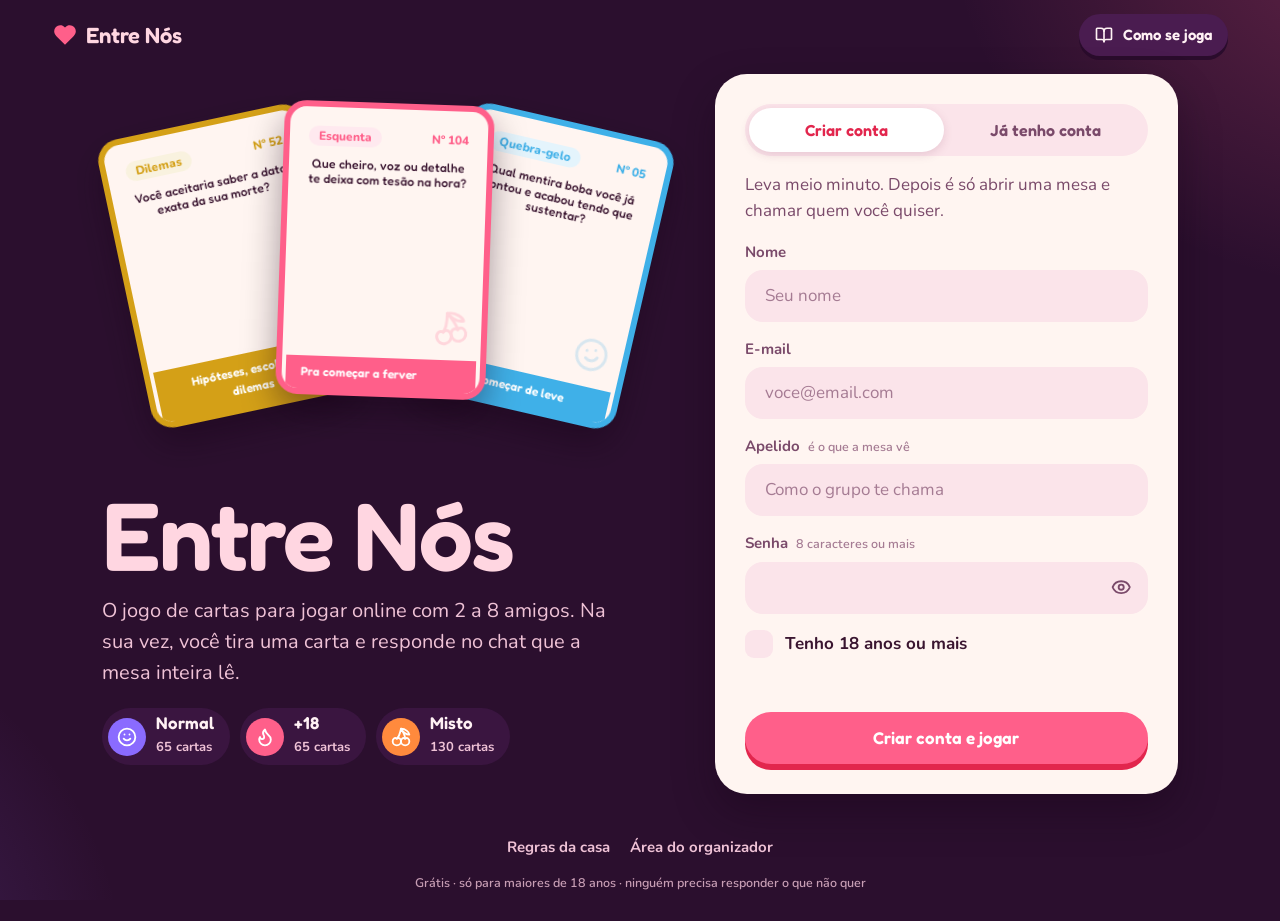
<file: index.html>
<!doctype html>
<html lang="pt-BR" class="sem-js">
<head>
<meta charset="utf-8">
<meta name="viewport" content="width=device-width, initial-scale=1, viewport-fit=cover">
<title>Entre Nós · o jogo de cartas para jogar online com os amigos</title>
<meta name="description" content="Um jogo de cartas com perguntas para jogar online com 2 a 8 pessoas: baralho Normal, +18 ou Misto. Cada um tira uma carta e responde no chat da mesa.">
<meta name="theme-color" content="#2b0f2e">
<link rel="icon" href="data:image/svg+xml,%3Csvg xmlns='http://www.w3.org/2000/svg' viewBox='0 0 24 24'%3E%3Cpath fill='%23ff5f8a' d='M19 14c1.49-1.46 3-3.21 3-5.5A5.5 5.5 0 0 0 16.5 3c-1.76 0-3 .5-4.5 2-1.5-1.5-2.74-2-4.5-2A5.5 5.5 0 0 0 2 8.5c0 2.3 1.5 4.05 3 5.5l7 7Z'/%3E%3C/svg%3E">
<link rel="preconnect" href="https://fonts.googleapis.com">
<link rel="preconnect" href="https://fonts.gstatic.com" crossorigin>
<link href="https://fonts.googleapis.com/css2?family=Fredoka:wght@500;600&family=Nunito:wght@400;600;700;800&display=swap" rel="stylesheet">
<link rel="stylesheet" href="css/app.css">
</head>
<body class="pg-entrada">
<header class="topo">
  <a class="logo" href="./"><i data-ico="coracao"></i>Entre Nós</a>
  <button class="btn btn-fantasma btn-peq" type="button" data-regras><i data-ico="livro"></i>Como se joga</button>
</header>

<main class="entrada-grade">
  <section class="boas-vindas" aria-labelledby="titulo">
    <button class="capa" type="button" id="capa" aria-label="Tirar outras cartas de amostra"></button>
    <h1 id="titulo">Entre Nós</h1>
    <p class="apoio">O jogo de cartas para jogar online com 2 a 8 amigos. Na sua vez, você tira uma carta e responde no chat que a mesa inteira lê.</p>
    <ul class="chips-baralho" id="chips-baralho" aria-label="Os três baralhos"></ul>
  </section>

  <section class="painel conta" aria-label="Sua conta">
    <div class="abas" role="tablist" aria-label="Entrar ou criar conta">
      <button type="button" role="tab" id="aba-cadastro" aria-controls="f-cadastro" aria-selected="true">Criar conta</button>
      <button type="button" role="tab" id="aba-login" aria-controls="f-login" aria-selected="false" tabindex="-1">Já tenho conta</button>
    </div>

    <form id="f-cadastro" role="tabpanel" aria-labelledby="aba-cadastro" novalidate>
      <p class="sub">Leva meio minuto. Depois é só abrir uma mesa e chamar quem você quiser.</p>
      <label class="campo"><span>Nome</span>
        <input name="nome" autocomplete="name" maxlength="60" required placeholder="Seu nome">
      </label>
      <label class="campo"><span>E-mail</span>
        <input name="email" type="email" autocomplete="email" inputmode="email" maxlength="120" required placeholder="voce@email.com">
      </label>
      <label class="campo"><span>Apelido <small>é o que a mesa vê</small></span>
        <input name="apelido" autocomplete="nickname" maxlength="20" required placeholder="Como o grupo te chama">
      </label>
      <label class="campo senha"><span>Senha <small>8 caracteres ou mais</small></span>
        <input name="senha" type="password" autocomplete="new-password" minlength="8" maxlength="100" required>
        <button type="button" class="ver-senha" aria-label="Mostrar senha" aria-pressed="false"><i data-ico="olho"></i></button>
      </label>
      <label class="marcar"><input type="checkbox" name="maior" required><span class="caixa"><i data-ico="ok"></i></span><span>Tenho 18 anos ou mais</span></label>
      <p class="aviso-erro" id="erro-cadastro" role="alert"></p>
      <button class="btn" type="submit">Criar conta e jogar</button>
    </form>

    <form id="f-login" role="tabpanel" aria-labelledby="aba-login" novalidate hidden>
      <p class="sub">Que bom que você voltou. Sua mesa está te esperando.</p>
      <label class="campo"><span>E-mail</span>
        <input name="email" type="email" autocomplete="email" inputmode="email" maxlength="120" required>
      </label>
      <label class="campo senha"><span>Senha</span>
        <input name="senha" type="password" autocomplete="current-password" maxlength="100" required>
        <button type="button" class="ver-senha" aria-label="Mostrar senha" aria-pressed="false"><i data-ico="olho"></i></button>
      </label>
      <p class="aviso-erro" id="erro-login" role="alert"></p>
      <button class="btn" type="submit">Entrar</button>
    </form>
  </section>
</main>

<footer class="rodape-mini">
  <button type="button" data-regras>Regras da casa</button>
  <a href="admin.html">Área do organizador</a>
  <small>Grátis · só para maiores de 18 anos · ninguém precisa responder o que não quer</small>
</footer>

<script src="js/config.js"></script>
<script src="js/cartas.js"></script>
<script src="js/cartas18.js"></script>
<script src="js/logica.js"></script>
<script src="js/servico.js"></script>
<script src="js/api.js"></script>
<script src="js/comum.js"></script>
<script src="js/tema.js"></script>
<script src="js/entrada.js"></script>
</body>
</html>
</file>
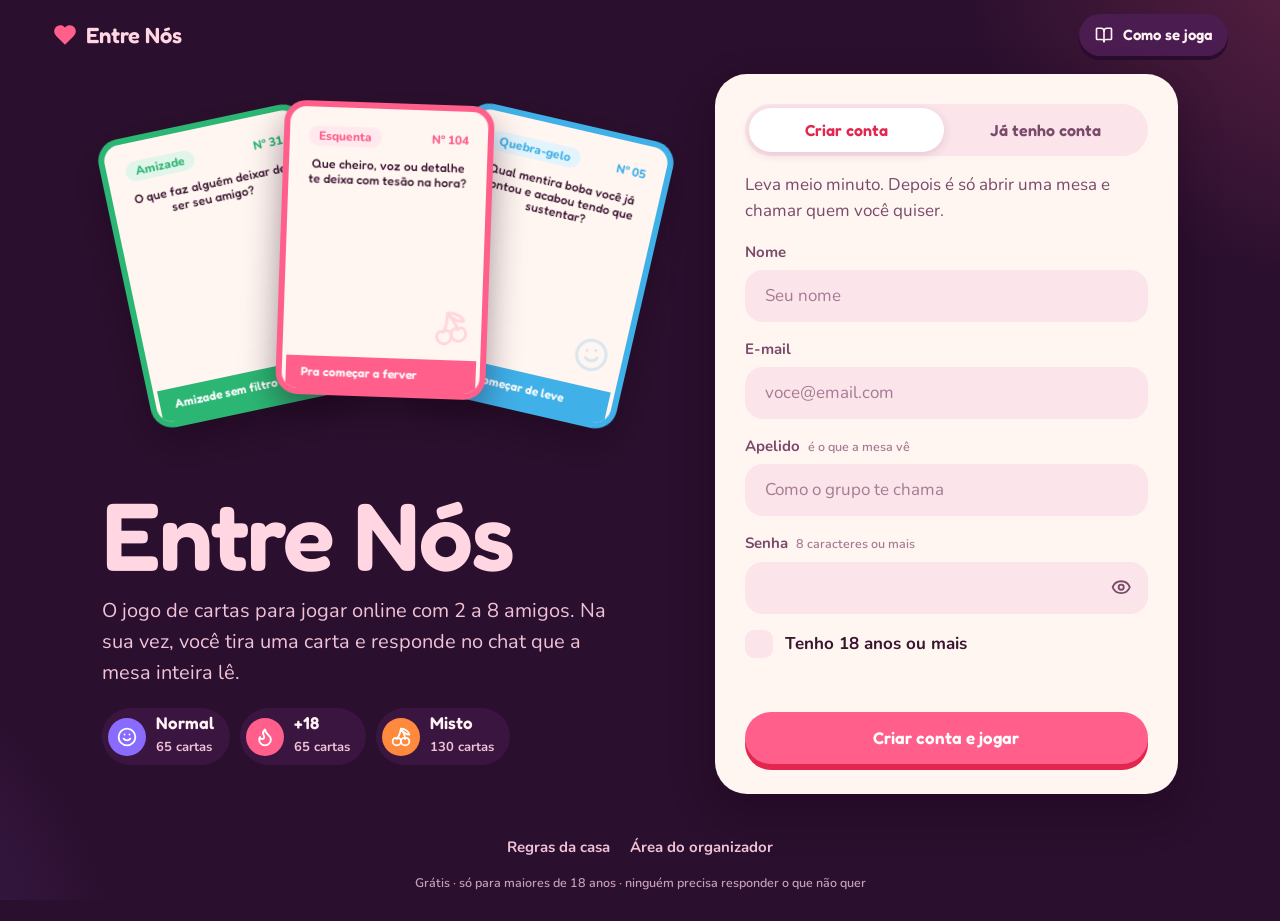
<file: 18/index.html>
<!doctype html>
<html lang="pt-BR"><head><meta charset="utf-8"><title>Entre Nós</title><meta name="robots" content="noindex">
<meta http-equiv="refresh" content="0; url=../">
<script>location.replace("../")</script></head>
<body><p>A versão +18 agora fica junto com o jogo: <a href="../">abrir o Entre Nós</a>.</p></body></html>
</file>
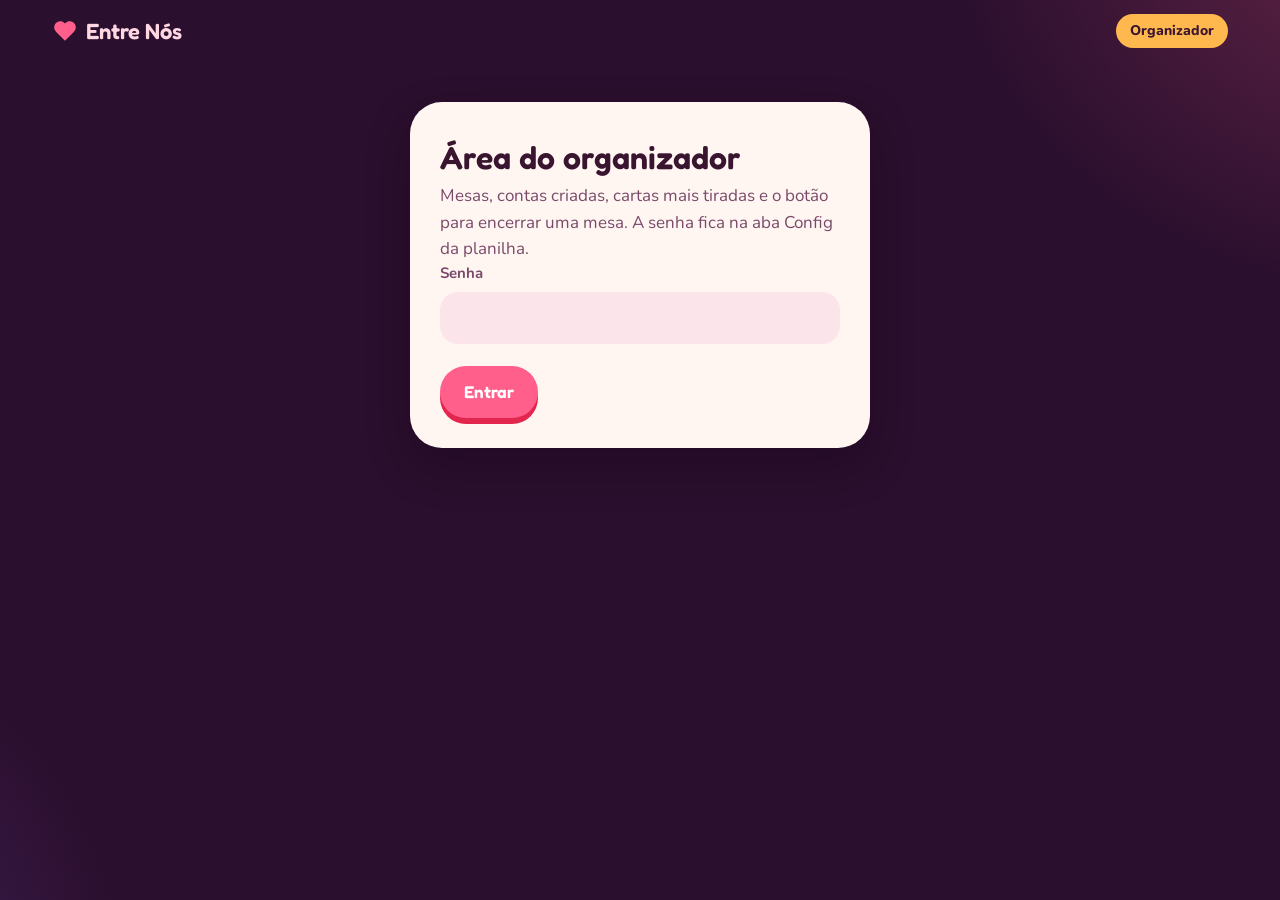
<file: admin.html>
<!doctype html>
<html lang="pt-BR" class="sem-js">
<head>
<meta charset="utf-8">
<meta name="viewport" content="width=device-width, initial-scale=1">
<title>Organizador · Entre Nós</title>
<meta name="robots" content="noindex">
<meta name="theme-color" content="#2b0f2e">
<link rel="icon" href="data:image/svg+xml,%3Csvg xmlns='http://www.w3.org/2000/svg' viewBox='0 0 24 24'%3E%3Cpath fill='%23ff5f8a' d='M19 14c1.49-1.46 3-3.21 3-5.5A5.5 5.5 0 0 0 16.5 3c-1.76 0-3 .5-4.5 2-1.5-1.5-2.74-2-4.5-2A5.5 5.5 0 0 0 2 8.5c0 2.3 1.5 4.05 3 5.5l7 7Z'/%3E%3C/svg%3E">
<link rel="preconnect" href="https://fonts.googleapis.com">
<link rel="preconnect" href="https://fonts.gstatic.com" crossorigin>
<link href="https://fonts.googleapis.com/css2?family=Fredoka:wght@500;600&family=Nunito:wght@400;600;700;800&display=swap" rel="stylesheet">
<link rel="stylesheet" href="css/app.css">
</head>
<body class="pg-admin">
<header class="topo">
  <a class="logo" href="./"><i data-ico="coracao"></i>Entre Nós</a>
  <span class="selo-admin">Organizador</span>
</header>
<main class="admin">
  <form class="painel login-admin" id="f-login">
    <h1>Área do organizador</h1>
    <p>Mesas, contas criadas, cartas mais tiradas e o botão para encerrar uma mesa. A senha fica na aba Config da planilha.</p>
    <label class="campo"><span>Senha</span><input type="password" name="senha" autocomplete="current-password" required></label>
    <p class="aviso-erro" id="erro-login" role="alert"></p>
    <div><button class="btn" type="submit">Entrar</button></div>
  </form>

  <div id="painel" hidden>
    <div class="admin-cab">
      <h1>Painel do jogo</h1>
      <div><button class="btn btn-fantasma btn-peq" type="button" id="b-atualizar">Atualizar</button> <button class="btn btn-fantasma btn-peq" type="button" id="b-sair">Sair</button></div>
    </div>
    <div class="numeros" id="numeros"></div>
    <h2>Mesas</h2>
    <div class="tabela-wrap"><table>
      <thead><tr><th>Mesa</th><th>Situação</th><th>Lugares</th><th>Tom</th><th>Quem está</th><th>Cartas</th><th>Mensagens</th><th>Último movimento</th><th></th></tr></thead>
      <tbody id="salas"></tbody>
    </table></div>
    <h2>Contas</h2>
    <div class="tabela-wrap"><table>
      <thead><tr><th>Apelido</th><th>Nome</th><th>E-mail</th><th>Criada</th><th>Último acesso</th></tr></thead>
      <tbody id="contas"></tbody>
    </table></div>
    <h2>Cartas mais tiradas</h2>
    <ul class="ranking" id="ranking"></ul>
  </div>
</main>
<script src="js/config.js"></script>
<script src="js/cartas.js"></script>
<script src="js/cartas18.js"></script>
<script src="js/logica.js"></script>
<script src="js/servico.js"></script>
<script src="js/api.js"></script>
<script src="js/comum.js"></script>
<script src="js/tema.js"></script>
<script src="js/admin.js"></script>
</body>
</html>
</file>
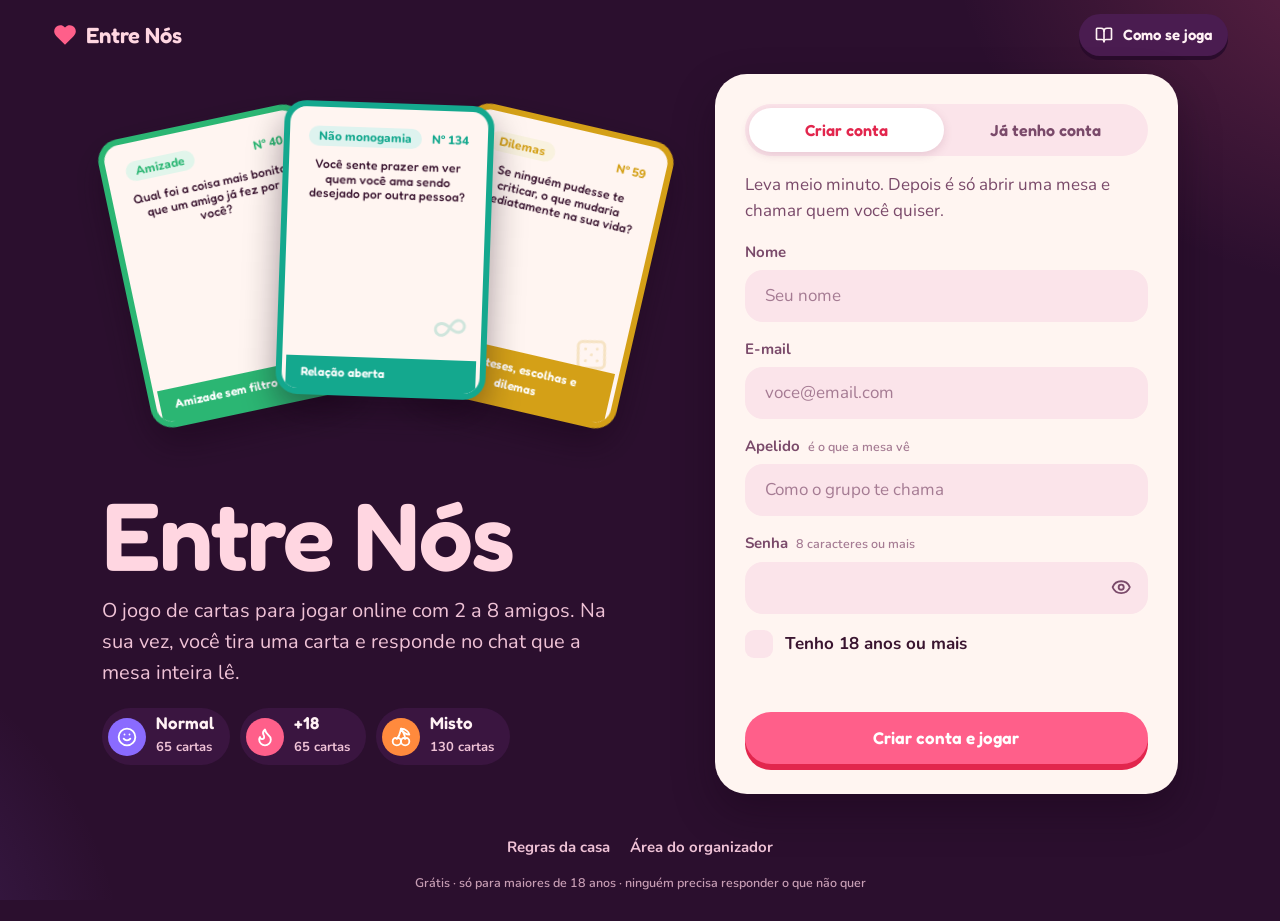
<file: jogo.html>
<!doctype html>
<html lang="pt-BR" class="sem-js">
<head>
<meta charset="utf-8">
<meta name="viewport" content="width=device-width, initial-scale=1, viewport-fit=cover, interactive-widget=resizes-content">
<title>Mesa · Entre Nós</title>
<meta name="robots" content="noindex">
<meta name="theme-color" content="#2b0f2e">
<link rel="icon" href="data:image/svg+xml,%3Csvg xmlns='http://www.w3.org/2000/svg' viewBox='0 0 24 24'%3E%3Cpath fill='%23ff5f8a' d='M19 14c1.49-1.46 3-3.21 3-5.5A5.5 5.5 0 0 0 16.5 3c-1.76 0-3 .5-4.5 2-1.5-1.5-2.74-2-4.5-2A5.5 5.5 0 0 0 2 8.5c0 2.3 1.5 4.05 3 5.5l7 7Z'/%3E%3C/svg%3E">
<link rel="preconnect" href="https://fonts.googleapis.com">
<link rel="preconnect" href="https://fonts.gstatic.com" crossorigin>
<link href="https://fonts.googleapis.com/css2?family=Fredoka:wght@500;600&family=Nunito:wght@400;600;700;800&display=swap" rel="stylesheet">
<link rel="stylesheet" href="css/app.css">
</head>
<body>
<div class="pagina-mesa">
  <header class="barra">
    <a class="marca" href="salao.html" aria-label="Voltar ao salão"><i data-ico="voltar"></i><span>Entre Nós</span></a>
    <span id="info-sala" class="codigo-sala" hidden></span>
    <div class="acoes" id="acoes-barra" hidden>
      <button class="btn btn-fantasma btn-peq" type="button" id="b-musica" aria-pressed="true" aria-label="Música"></button>
      <button class="btn btn-fantasma btn-peq" type="button" data-regras aria-label="Como se joga">%%livro%%<span>Regras</span></button>
      <button class="btn btn-fantasma btn-peq" type="button" id="b-convidar" aria-label="Convidar">%%chamar%%<span>Convidar</span></button>
      <button class="btn btn-fantasma btn-peq" type="button" id="b-sair" aria-label="Sair da mesa">%%sair%%<span>Sair</span></button>
    </div>
  </header>
  <div class="demo-aviso" id="demo-aviso" hidden>Modo demonstração: a mesa existe só neste navegador. Cada aba é uma pessoa.</div>

  <main class="mesa" id="mesa">
    <section class="palco" id="palco" aria-live="polite">
      <p class="status">Abrindo a mesa...</p>
    </section>
    <aside class="chat" id="chat" aria-labelledby="t-chat" hidden>
      <div class="cab-chat"><span id="t-chat">Conversa da mesa</span><small id="chat-quem"></small></div>
      <div class="mensagens" id="mensagens" role="log" aria-live="polite" aria-label="Mensagens da mesa"></div>
      <div class="reacoes" id="reacoes" role="group" aria-label="Reações rápidas">
        <button type="button" data-rea="coracao" aria-label="Mandar amor">%%coracao%%</button>
        <button type="button" data-rea="fogo" aria-label="Achei quente">%%fogo%%</button>
        <button type="button" data-rea="risada" aria-label="Rir">%%risada%%</button>
        <button type="button" data-rea="uau" aria-label="Fiquei de boca aberta">%%uau%%</button>
      </div>
      <form class="compor" id="compor">
        <label class="oculto" for="texto">Mensagem</label>
        <textarea id="texto" rows="1" maxlength="300" placeholder="Escreva para a mesa"></textarea>
        <button class="btn" type="submit" aria-label="Enviar mensagem">%%enviar%%</button>
      </form>
      <p class="contador" id="contador" aria-hidden="true"></p>
    </aside>
  </main>
</div>

<script src="js/config.js"></script>
<script src="js/cartas.js"></script>
<script src="js/cartas18.js"></script>
<script src="js/logica.js"></script>
<script src="js/servico.js"></script>
<script src="js/api.js"></script>
<script src="js/comum.js"></script>
<script src="js/tema.js"></script>
<script src="js/musicas.js"></script>
<script src="js/musica.js"></script>
<script src="js/jogo.js"></script>
</body>
</html>
</file>
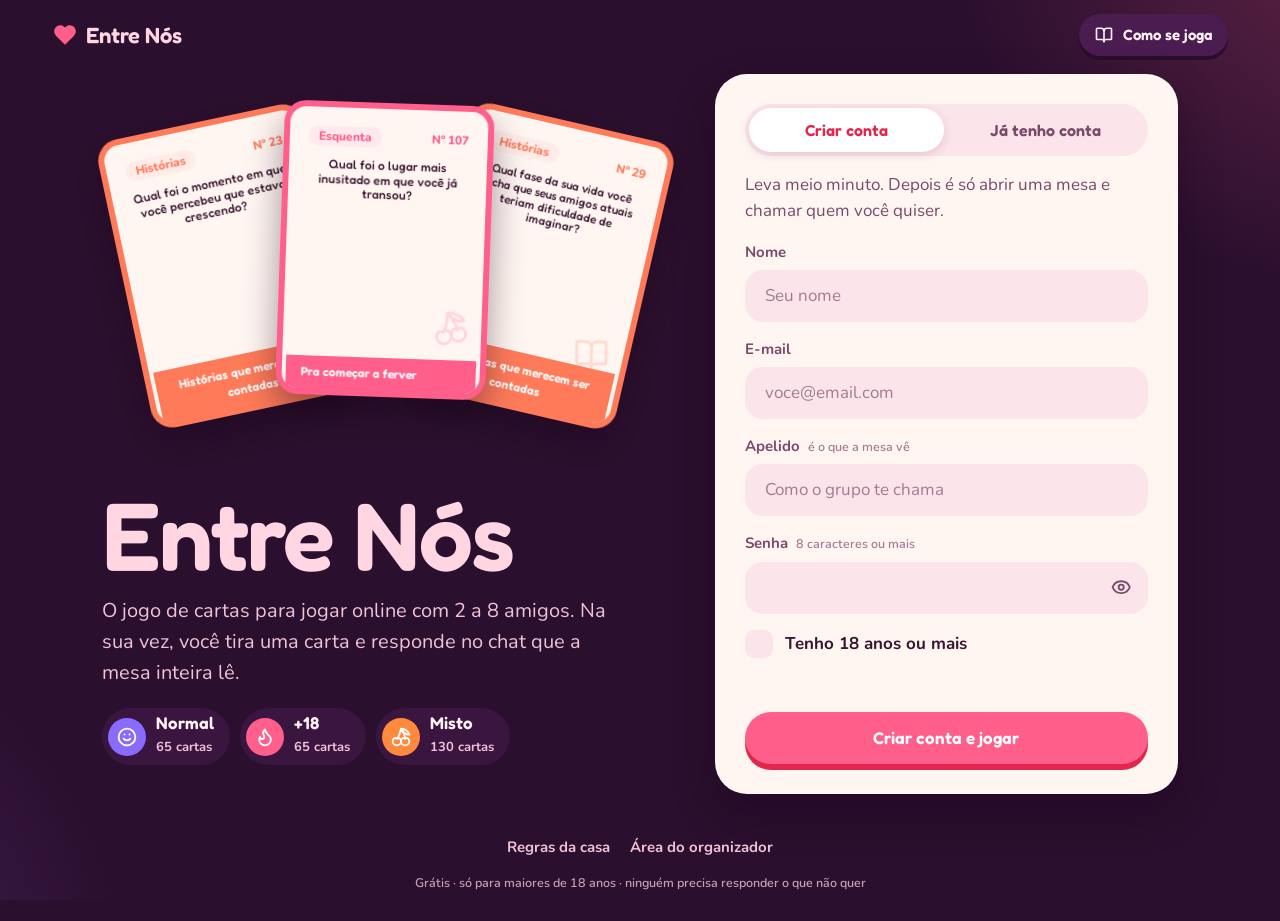
<file: salao.html>
<!doctype html>
<html lang="pt-BR" class="sem-js">
<head>
<meta charset="utf-8">
<meta name="viewport" content="width=device-width, initial-scale=1, viewport-fit=cover">
<title>Salão · Entre Nós</title>
<meta name="robots" content="noindex">
<meta name="theme-color" content="#2b0f2e">
<link rel="icon" href="data:image/svg+xml,%3Csvg xmlns='http://www.w3.org/2000/svg' viewBox='0 0 24 24'%3E%3Cpath fill='%23ff5f8a' d='M19 14c1.49-1.46 3-3.21 3-5.5A5.5 5.5 0 0 0 16.5 3c-1.76 0-3 .5-4.5 2-1.5-1.5-2.74-2-4.5-2A5.5 5.5 0 0 0 2 8.5c0 2.3 1.5 4.05 3 5.5l7 7Z'/%3E%3C/svg%3E">
<link rel="preconnect" href="https://fonts.googleapis.com">
<link rel="preconnect" href="https://fonts.gstatic.com" crossorigin>
<link href="https://fonts.googleapis.com/css2?family=Fredoka:wght@500;600&family=Nunito:wght@400;600;700;800&display=swap" rel="stylesheet">
<link rel="stylesheet" href="css/app.css">
</head>
<body class="pg-salao">
<header class="topo">
  <a class="logo" href="salao.html"><i data-ico="coracao"></i>Entre Nós</a>
  <div class="topo-acoes">
    <button class="btn btn-fantasma btn-peq" type="button" data-regras aria-label="Como se joga"><i data-ico="livro"></i><span class="some-celular">Regras</span></button>
    <button class="eu-chip" type="button" id="b-eu" aria-label="Sua conta"></button>
  </div>
</header>
<div class="demo-aviso" id="demo-aviso" hidden>Modo demonstração: contas e mesas existem só neste navegador. Cada aba é uma pessoa.</div>

<main class="salao">
  <section class="convites" id="convites" aria-live="polite" hidden></section>

  <section class="painel nova-mesa" aria-labelledby="t-nova">
    <h1 id="t-nova">Abrir uma mesa</h1>
    <p class="sub">Escolha o baralho e chame o grupo. Só entra quem receber o convite.</p>
    <form id="f-mesa" novalidate>
      <fieldset class="baralhos">
        <legend>Qual baralho?</legend>
        <div class="baralhos-grade" id="baralhos"></div>
      </fieldset>
      <fieldset class="escolha" id="tons"><legend>Tom</legend></fieldset>
      <fieldset class="escolha">
        <legend>Lugares</legend>
        <label><input type="radio" name="cap" value="2"><span>2</span></label>
        <label><input type="radio" name="cap" value="4" checked><span>4</span></label>
        <label><input type="radio" name="cap" value="6"><span>6</span></label>
        <label><input type="radio" name="cap" value="8"><span>8</span></label>
      </fieldset>
      <div class="chamar-ja" id="chamar-ja" hidden></div>
      <p class="aviso-erro" id="erro-mesa" role="alert"></p>
      <button class="btn btn-grande" type="submit" id="b-abrir">%%jogar%%<span>Abrir a mesa</span></button>
    </form>
  </section>

  <aside class="lado">
    <section class="bloco" id="minhas" hidden aria-labelledby="t-minhas">
      <h2 id="t-minhas">Suas mesas abertas</h2>
      <ul class="lista-mesas" id="lista-minhas"></ul>
    </section>
    <section class="bloco" aria-labelledby="t-online">
      <h2 id="t-online">Online agora <small id="n-online"></small></h2>
      <p class="dica">Toque em quem você quer chamar. O convite vai junto quando a mesa abrir.</p>
      <ul class="gente" id="online"><li class="vazio">Procurando quem está por aqui...</li></ul>
    </section>
  </aside>
</main>

<script src="js/config.js"></script>
<script src="js/cartas.js"></script>
<script src="js/cartas18.js"></script>
<script src="js/logica.js"></script>
<script src="js/servico.js"></script>
<script src="js/api.js"></script>
<script src="js/comum.js"></script>
<script src="js/tema.js"></script>
<script src="js/salao.js"></script>
</body>
</html>
</file>
<file: css/app.css>
/* Entre Nós — visual fofo, arredondado e pensado primeiro para o celular (todas as telas) */
:root {
  --bg: #2b0f2e;
  --bg-2: #3a1540;
  --bg-3: #4a1c50;
  --ink: #fff1f4;
  --muted: #efc2d6;
  --rosa: #ff5f8a;
  --rosa-2: #ff86a6;
  --rosa-claro: #ffd6e1;
  --cereja: #e2264d;
  --lilas: #9b6bff;
  --menta: #14a88e;
  --mel: #ffb84d;
  --creme: #fff5f1;
  --creme-2: #fbe4ea;
  --tinta: #3a1530;
  --tinta-2: #7a4a6a;
  --erro: #ffb3a1;

  --display: 'Fredoka', 'Nunito', system-ui, sans-serif;
  --text: 'Nunito', system-ui, sans-serif;
  --r-xl: 32px;
  --r-lg: 24px;
  --r: 18px;
  --r-sm: 12px;
  --mola: cubic-bezier(.34, 1.56, .64, 1);
  --ease: cubic-bezier(.2, .7, .2, 1);
  --m: 16px;
  color-scheme: dark;
}
@media (min-width: 720px) { :root { --m: 32px; } }

*, *::before, *::after { box-sizing: border-box; }
[hidden] { display: none !important; }
html { -webkit-text-size-adjust: 100%; -webkit-tap-highlight-color: transparent; }
body {
  margin: 0; min-height: 100dvh; color: var(--ink); font-family: var(--text); font-size: 1.0625rem; line-height: 1.55;
  background-color: var(--bg);
  background-image:
    radial-gradient(60vmax 50vmax at 110% -10%, rgba(255, 95, 138, .28), transparent 60%),
    radial-gradient(50vmax 50vmax at -20% 110%, rgba(155, 107, 255, .25), transparent 60%);
  background-attachment: fixed;
  -webkit-font-smoothing: antialiased;
}
img, svg { display: block; max-width: 100%; }
a { color: inherit; }
button, input, textarea { font: inherit; color: inherit; }
button { cursor: pointer; }
:focus-visible { outline: 3px solid var(--mel); outline-offset: 3px; border-radius: 8px; }
::selection { background: var(--rosa); color: #fff; }
.oculto { position: absolute !important; width: 1px; height: 1px; overflow: hidden; clip: rect(0 0 0 0); white-space: nowrap; }
.ico { width: 1.2em; height: 1.2em; fill: none; stroke: currentColor; stroke-width: 2.2; stroke-linecap: round; stroke-linejoin: round; flex: none; }

/* ---------- céu de símbolos ---------- */
.ceu { position: fixed; inset: 0; pointer-events: none; z-index: 0; overflow: hidden; }
.ceu span { position: absolute; bottom: -60px; width: var(--t, 22px); height: var(--t, 22px); color: var(--c, var(--rosa)); opacity: .22; animation: sobe var(--dur, 18s) linear infinite; animation-delay: var(--atraso, 0s); }
.ceu svg { width: 100%; height: 100%; fill: currentColor; }
@keyframes sobe {
  0% { transform: translate(0, 0) rotate(0); }
  50% { transform: translate(var(--x, 30px), -55vh) rotate(18deg); }
  100% { transform: translate(0, -115vh) rotate(-12deg); }
}
main, header, footer, .pagina-mesa { position: relative; z-index: 1; }

/* ---------- botões ---------- */
.btn {
  display: inline-flex; align-items: center; justify-content: center; gap: 10px;
  min-height: 52px; padding: 0 24px; border: 0; border-radius: 999px;
  background: var(--rosa); color: #fff; font-family: var(--display); font-weight: 600; font-size: 1.0625rem; text-decoration: none;
  box-shadow: 0 6px 0 var(--cereja);
  transition: transform .2s var(--mola), box-shadow .2s var(--ease), background .2s;
}
.btn:hover { background: var(--rosa-2); transform: translateY(-2px); box-shadow: 0 8px 0 var(--cereja); }
.btn:active { transform: translateY(4px); box-shadow: 0 2px 0 var(--cereja); }
.btn[disabled] { opacity: .5; cursor: not-allowed; transform: none; }
.btn-ocre { background: var(--mel); color: var(--tinta); box-shadow: 0 6px 0 #d18a1c; }
.btn-ocre:hover { background: #ffc66d; box-shadow: 0 8px 0 #d18a1c; }
.btn-ocre:active { box-shadow: 0 2px 0 #d18a1c; }
.btn-fantasma { background: var(--bg-3); color: var(--ink); box-shadow: 0 5px 0 #2a0c2c; }
.btn-fantasma:hover { background: #5a2560; box-shadow: 0 7px 0 #2a0c2c; }
.btn-fantasma:active { box-shadow: 0 1px 0 #2a0c2c; }
.btn-claro { background: var(--creme); color: var(--tinta); box-shadow: 0 6px 0 #e7b9c6; }
.btn-claro:hover { background: #fff; box-shadow: 0 8px 0 #e7b9c6; }
.btn-peq { min-height: 42px; padding: 0 16px; font-size: .9375rem; box-shadow: 0 4px 0 #2a0c2c; }
.btn-peq.btn:not(.btn-fantasma) { box-shadow: 0 4px 0 var(--cereja); }

/* ---------- campos ---------- */
.campo { display: grid; gap: 6px; }
.campo > span, .escolha legend { font-weight: 700; font-size: .9375rem; color: var(--tinta-2); }
.campo input {
  min-height: 52px; padding: 0 18px; border: 2px solid transparent; border-radius: var(--r);
  background: var(--creme-2); color: var(--tinta); font-size: 1.0625rem; transition: border-color .2s, background .2s;
}
.campo input:focus { outline: none; border-color: var(--rosa); background: #fff; }
.campo input::placeholder { color: #a57b93; }
.escolha { display: flex; flex-wrap: wrap; gap: 8px; border: 0; padding: 0; margin: 0; }
.escolha legend { padding: 0; margin-bottom: 8px; }
.escolha label { position: relative; }
.escolha input { position: absolute; opacity: 0; inset: 0; margin: 0; cursor: pointer; }
.escolha span {
  display: inline-flex; align-items: center; gap: 6px; justify-content: center; min-width: 52px; min-height: 46px; padding: 0 16px;
  border-radius: 999px; background: var(--creme-2); color: var(--tinta); font-weight: 700;
  transition: background .2s, color .2s, transform .25s var(--mola);
}
.escolha span .ico { width: 1em; height: 1em; color: var(--cereja); }
.escolha input:checked + span { background: var(--rosa); color: #fff; transform: scale(1.06); }
.escolha input:checked + span .ico { color: #fff; }
.escolha input:focus-visible + span { outline: 3px solid var(--mel); outline-offset: 2px; }
.aviso-erro { min-height: 1.5em; margin: 0; color: var(--cereja); font-size: .9375rem; font-weight: 700; }

/* =========================================================
   A CARTA
   ========================================================= */
.carta { --cat: #ff5f8a; position: relative; aspect-ratio: 5 / 7; width: 100%; perspective: 1400px; }
.carta .giro { position: absolute; inset: 0; transform-style: preserve-3d; transition: transform .9s var(--mola); }
.carta.virada .giro { transform: rotateY(180deg) scale(.96); }
.carta .face, .carta .verso { position: absolute; inset: 0; backface-visibility: hidden; -webkit-backface-visibility: hidden; overflow: hidden; border-radius: 22px; box-shadow: 0 16px 34px rgba(20, 0, 20, .4); }
.carta .face { background: var(--creme); color: var(--tinta); display: flex; flex-direction: column; padding: 9% 9% 0; container-type: inline-size; border: 6px solid var(--cat); }
.carta .verso { transform: rotateY(180deg); }
.carta.so-frente .giro { transform: none; }
.carta .face .cab { display: flex; justify-content: space-between; align-items: center; gap: 8px; font-size: max(12px, 4.4cqi); font-weight: 800; color: var(--cat); line-height: 1.2; }
.carta .face .cab span:first-child { padding: 3px 10px; border-radius: 999px; background: color-mix(in srgb, var(--cat) 14%, white); }
.carta .face .titulo { margin: 7% 0 0; font-family: var(--display); font-weight: 600; font-size: 9.5cqi; line-height: 1; color: var(--cat); }
.carta .face .perg { margin: 7% 0 0; font-family: var(--display); font-weight: 500; font-size: 8.6cqi; line-height: 1.16; }
.carta .face .perg.longa { font-size: 7.3cqi; }
.carta .face .perg.instrucao { font-family: var(--text); font-weight: 600; font-size: 5.8cqi; line-height: 1.42; }
.carta .face .todos { align-self: flex-start; margin-top: 5%; padding: 4px 12px; border-radius: 999px; background: var(--cat); color: #fff; font-size: max(12px, 4.2cqi); font-weight: 800; }
.carta .face .simbolo { position: absolute; right: 7%; bottom: 17%; width: 22cqi; height: 22cqi; color: var(--cat); opacity: .2; transform: rotate(-12deg); }
.carta .face .simbolo svg { width: 100%; height: 100%; fill: none; stroke: currentColor; stroke-width: 2; stroke-linecap: round; stroke-linejoin: round; }
.carta .face .pe { margin: auto -9% 0; padding: 4.5% 9%; background: var(--cat); color: #fff; display: flex; justify-content: space-between; align-items: center; font-family: var(--display); font-weight: 600; font-size: max(12px, 4.8cqi); }
.verso-arte { width: 100%; height: 100%; }

/* =========================================================
   A MESA — no celular é um app de tela cheia: palco em cima, conversa embaixo
   ========================================================= */
.pagina-mesa { height: 100dvh; display: flex; flex-direction: column; overflow: hidden; }
.barra { display: flex; align-items: center; gap: 8px; padding: 10px var(--m); background: rgba(43, 15, 46, .92); flex: none; }
.barra .marca { display: inline-flex; align-items: center; gap: 6px; font-family: var(--display); font-weight: 600; font-size: 1.125rem; text-decoration: none; margin-right: auto; }
.codigo-sala { padding: 6px 12px; border-radius: 999px; background: var(--bg-3); font-family: var(--display); font-weight: 600; letter-spacing: .08em; font-size: .9375rem; }
.barra .acoes { display: flex; gap: 6px; }
.barra .acoes .btn { width: 42px; min-height: 42px; padding: 0; }
.barra .acoes .btn span { display: none; }
.demo-aviso { margin: 0 var(--m) 6px; padding: 8px 14px; border-radius: var(--r); background: var(--mel); color: var(--tinta); font-size: .8125rem; font-weight: 700; line-height: 1.35; flex: none; }

.mesa { flex: 1; min-height: 0; display: flex; flex-direction: column; }
.palco { flex: 0 1 auto; max-height: 62%; overflow-y: auto; overscroll-behavior: contain; display: flex; flex-direction: column; gap: 12px; padding: 8px var(--m) 14px; }
.mesa:has(.chat[hidden]) .palco { max-height: none; flex: 1; }

.lugares { display: flex; gap: 8px; list-style: none; margin: 0 calc(var(--m) * -1); padding: 2px var(--m) 4px; overflow-x: auto; scrollbar-width: none; flex: none; }
.lugares::-webkit-scrollbar { display: none; }
.lugar { display: flex; align-items: center; gap: 8px; padding: 4px 12px 4px 4px; border-radius: 999px; background: var(--bg-2); font-size: .875rem; font-weight: 700; white-space: nowrap; flex: none; transition: background .3s, transform .3s var(--mola); }
.lugar .ini { width: 30px; height: 30px; border-radius: 50%; display: grid; place-items: center; background: var(--c, var(--rosa)); color: var(--tinta); font-weight: 800; font-size: .875rem; position: relative; }
.lugar .ini::after { content: ''; position: absolute; right: -2px; bottom: -2px; width: 10px; height: 10px; border-radius: 50%; background: #9a8a96; box-shadow: 0 0 0 2px var(--bg-2); }
.lugar.on .ini::after { background: #6ee7a8; }
.lugar.vez { background: var(--rosa); color: #fff; transform: scale(1.04); }
.lugar.vez .ini::after { box-shadow: 0 0 0 2px var(--rosa); }
.lugar .coroa { width: 14px; height: 14px; color: var(--mel); }
.lugar.vez .coroa { color: #fff; }
.lugar.vazio { background: transparent; box-shadow: inset 0 0 0 2px var(--bg-3); color: var(--muted); }
.lugar.vazio .ini { background: var(--bg-3); }
.lugar.vazio .ini::after { display: none; }
.lugar .tirar { border: 0; background: none; padding: 2px; opacity: .65; color: inherit; }

.status { margin: 0; font-family: var(--display); font-weight: 600; font-size: 1.5rem; line-height: 1.1; color: var(--rosa-claro); }
.status-sub { margin: -6px 0 0; color: var(--muted); font-size: .9375rem; line-height: 1.4; }

.area-carta { display: grid; place-items: center; padding: 6px 0; }
.leque { position: relative; width: min(100%, 520px); height: clamp(170px, 30dvh, 340px); }
.leque .carta-monte {
  position: absolute; left: 50%; bottom: 0; width: clamp(96px, 26vw, 170px); aspect-ratio: 5 / 7; border: 0; padding: 0; background: none;
  border-radius: 16px; overflow: hidden; box-shadow: 0 10px 22px rgba(20, 0, 20, .45); transform-origin: 50% 130%;
  transition: transform .4s var(--mola), translate .3s var(--mola), filter .2s;
}
.leque.ativo .carta-monte { animation: respira 2.6s var(--ease) infinite; animation-delay: calc(var(--i, 0) * .15s); }
@keyframes respira { 50% { translate: 0 -6px; } }
.leque.ativo .carta-monte:hover, .leque.ativo .carta-monte:focus-visible { translate: 0 -26px; filter: brightness(1.08); animation: none; outline: none; }
.leque .carta-monte.saindo { transition: transform .5s var(--ease), opacity .5s; opacity: 0; }
.leque:not(.ativo) .carta-monte { cursor: default; filter: saturate(.8); }

.carta-mao { width: max(150px, min(56vw, 300px, calc((58dvh - 200px) * 5 / 7))); }
.palco:has(.carta-mao) > .status-sub:not(:last-child) { display: none; }
.barra .marca, .codigo-sala { white-space: nowrap; }
@media (max-width: 1023px) {
  .mesa .palco { max-height: 66%; gap: 10px; }
  .palco .botoes-vez { gap: 8px; flex-wrap: nowrap; overflow-x: auto; justify-content: safe center; margin: 0 calc(var(--m) * -1); padding: 0 var(--m) 6px; scrollbar-width: none; flex: none; }
  .botoes-vez::-webkit-scrollbar { display: none; }
  .botoes-vez .btn { flex: none; }
  .demo-aviso { font-size: .75rem; padding: 6px 12px; }
  .palco .botoes-vez .btn { min-height: 40px; padding: 0 14px; font-size: .875rem; box-shadow: 0 4px 0 #2a0c2c; }
  .botoes-vez .btn-ocre { box-shadow: 0 4px 0 #d18a1c; }
}
@media (max-width: 420px) {
  .barra .marca { font-size: 1rem; }
  .codigo-sala { font-size: .8125rem; padding: 6px 10px; }
  .barra .acoes .btn { width: 40px; min-height: 40px; }
}
.carta-mao.entrando { animation: entra .8s var(--mola) both; }
@keyframes entra { from { transform: translateY(60px) rotate(-10deg) scale(.7); opacity: 0; } }

.botoes-vez { display: flex; flex-wrap: wrap; gap: 10px; justify-content: center; }
.botoes-vez .btn { min-height: 46px; padding: 0 18px; font-size: .9375rem; }
.palco > .status-sub:last-child { text-align: center; margin: 0; font-size: .8125rem; }
.palco > .status-sub:last-child button { font-weight: 700; }

.saguao { display: grid; gap: 16px; }
.convite-cartao { background: var(--creme); color: var(--tinta); border-radius: var(--r-xl); padding: 22px; text-align: center; }
.convite-cartao .cab { margin: 0; font-weight: 800; color: var(--tinta-2); }
.convite-cartao .codigo-grande { margin: 4px 0 14px; font-family: var(--display); font-weight: 600; font-size: clamp(2.75rem, 14vw, 4.5rem); letter-spacing: .1em; line-height: 1; color: var(--cereja); }
.convite-cartao .link { display: flex; gap: 8px; }
.convite-cartao .link input { flex: 1; min-width: 0; min-height: 46px; border: 0; border-radius: 999px; padding: 0 16px; background: var(--creme-2); color: var(--tinta); font-size: .875rem; }
.convite-cartao .link .btn { box-shadow: 0 4px 0 var(--cereja); }
.convite-cartao p { margin: 12px 0 0; color: var(--tinta-2); font-size: .9375rem; }
.saguao .lugares { flex-wrap: wrap; overflow: visible; margin: 0; padding: 0; }

.entrada { width: 100%; max-width: 520px; margin: 0 auto; background: var(--creme); color: var(--tinta); border-radius: var(--r-xl); padding: 24px 20px; display: grid; gap: 16px; }
.entrada h1 { margin: 0; font-family: var(--display); font-weight: 600; font-size: 1.75rem; line-height: 1.1; }
.entrada p { margin: 0; color: var(--tinta-2); }
.entrada .lugares { flex-wrap: wrap; overflow: visible; margin: 0; padding: 0; }
.entrada .lugar { background: var(--creme-2); color: var(--tinta); }
.entrada .lugar .ini::after { box-shadow: 0 0 0 2px var(--creme-2); }

/* conversa */
.chat { flex: 1 1 40%; min-height: 0; display: flex; flex-direction: column; background: var(--bg-2); border-radius: 26px 26px 0 0; box-shadow: 0 -10px 30px rgba(20, 0, 20, .3); }
.chat .cab-chat { display: flex; align-items: center; gap: 8px; padding: 12px 18px 4px; font-family: var(--display); font-weight: 600; font-size: 1.0625rem; }
.chat .cab-chat::before { content: ''; width: 36px; height: 5px; border-radius: 9px; background: var(--bg-3); position: absolute; left: 50%; margin-left: -18px; top: 6px; }
.chat { position: relative; }
.chat .cab-chat small { margin-left: auto; font-family: var(--text); font-size: .8125rem; color: var(--muted); }
.mensagens { flex: 1; min-height: 0; overflow-y: auto; padding: 6px 14px 10px; display: flex; flex-direction: column; gap: 10px; overscroll-behavior: contain; }
.msg { max-width: 86%; animation: bolha .45s var(--mola) both; }
@keyframes bolha { from { opacity: 0; transform: translateY(10px) scale(.92); } }
.msg .quem { font-size: .8125rem; font-weight: 800; color: var(--c, var(--rosa)); padding: 0 6px; }
.msg .quem time { color: var(--muted); font-weight: 600; margin-left: 6px; }
.msg .bolha { background: var(--bg-3); padding: 9px 14px; margin-top: 3px; border-radius: 20px 20px 20px 6px; overflow-wrap: anywhere; line-height: 1.42; font-size: 1rem; }
.msg.minha { align-self: flex-end; }
.msg.minha .quem { text-align: right; }
.msg.minha .bolha { background: var(--rosa); color: #fff; border-radius: 20px 20px 6px 20px; }
.msg.resp .bolha { background: var(--creme); color: var(--tinta); box-shadow: inset 0 0 0 3px var(--cat, var(--rosa)); }
.msg.minha.resp .bolha { border-radius: 20px 20px 6px 20px; }
.msg.resp .marca-resp { display: flex; align-items: center; gap: 4px; font-size: .75rem; font-weight: 800; color: var(--cat, var(--cereja)); margin-bottom: 2px; }
.msg.sis { align-self: center; text-align: center; color: var(--muted); font-size: .8125rem; max-width: 100%; padding: 4px 12px; border-radius: 999px; background: rgba(255, 255, 255, .05); }
.msg.rea { display: inline-flex; align-items: center; gap: 6px; font-weight: 700; }
.msg.rea .ico { width: 1.1em; height: 1.1em; }
.r-coracao .ico { color: var(--rosa); } .r-fogo .ico { color: #ff8a3d; } .r-risada .ico { color: var(--mel); } .r-uau .ico { color: var(--lilas); }
.msg.mini-carta { align-self: stretch; max-width: 100%; background: var(--creme); color: var(--tinta); border-radius: 20px; padding: 12px 14px; box-shadow: inset 6px 0 0 var(--cat); }
.msg.mini-carta .quem { color: var(--tinta-2); padding: 0; }
.msg.mini-carta q { display: block; quotes: none; font-family: var(--display); font-weight: 500; font-size: 1.0625rem; line-height: 1.3; margin-top: 4px; }

.reacoes { display: flex; gap: 8px; padding: 6px 14px 0; flex: none; }
.reacoes button { width: 44px; height: 40px; border: 0; border-radius: 999px; display: grid; place-items: center; background: var(--bg-3); transition: transform .25s var(--mola), background .2s; }
.reacoes button:hover { background: #5a2560; transform: translateY(-2px); }
.reacoes button:active { transform: scale(.9); }
.reacoes button svg { width: 22px; height: 22px; }
.reacoes [data-rea="coracao"] { color: var(--rosa); } .reacoes [data-rea="fogo"] { color: #ff8a3d; }
.reacoes [data-rea="risada"] { color: var(--mel); } .reacoes [data-rea="uau"] { color: var(--lilas); }
.reacoes button.pulou { animation: pulo .5s var(--mola); }
@keyframes pulo { 40% { transform: scale(1.35) rotate(-10deg); } }

.compor { display: flex; gap: 8px; padding: 8px 12px calc(10px + env(safe-area-inset-bottom)); flex: none; }
.compor textarea { flex: 1; min-height: 48px; max-height: 120px; resize: none; border: 2px solid transparent; border-radius: 24px; padding: 12px 18px; line-height: 1.3; background: var(--bg); color: var(--ink); font-size: 1rem; transition: border-color .2s; }
.compor textarea:focus { outline: none; border-color: var(--rosa); }
.compor textarea::placeholder { color: #b98aa3; }
.compor .btn { width: 48px; min-height: 48px; padding: 0; flex: none; box-shadow: 0 4px 0 var(--cereja); }
.contador { margin: -4px 0 0; padding: 0 18px 8px; font-size: .8125rem; color: var(--muted); text-align: right; flex: none; }
.contador:empty { display: none; }

.fim-mesa { text-align: center; display: grid; gap: 14px; justify-items: center; padding: 24px 0; }

.toast { position: fixed; left: 50%; top: 16px; transform: translate(-50%, -20px); opacity: 0; background: var(--creme); color: var(--tinta); padding: 12px 20px; border-radius: 999px; font-weight: 700; z-index: 120; box-shadow: 0 10px 30px rgba(0, 0, 0, .35); transition: opacity .25s, transform .35s var(--mola); pointer-events: none; max-width: calc(100vw - 32px); text-align: center; }
.toast.on { opacity: 1; transform: translate(-50%, 0); }
.toast.erro { background: var(--erro); color: #3a0a0a; }

/* estouro de símbolos */
.estouro { position: fixed; z-index: 90; pointer-events: none; width: 0; height: 0; }
.faisca { position: absolute; left: 0; top: 0; width: var(--tam); height: var(--tam); margin: calc(var(--tam) / -2); color: var(--rosa); animation: faisca 1.2s cubic-bezier(.15, .7, .3, 1) both; }
.faisca svg { width: 100%; height: 100%; fill: currentColor; }
.f-fogo { color: #ff8a3d; } .f-brilho { color: var(--mel); } .f-cereja { color: var(--cereja); } .f-risada { color: var(--mel); } .f-uau { color: var(--lilas); } .f-infinito { color: var(--menta); } .f-dado { color: var(--mel); } .f-cadeado { color: #ff8a3d; }
.f-risada svg, .f-uau svg, .f-cereja svg, .f-infinito svg, .f-dado svg, .f-cadeado svg { fill: none; stroke: currentColor; stroke-width: 2.4; stroke-linecap: round; stroke-linejoin: round; }
@keyframes faisca { 0% { transform: translate(0, 0) scale(.2); opacity: 0; } 15% { opacity: 1; } 100% { transform: translate(var(--dx), var(--dy)) rotate(var(--rot)) scale(1.1); opacity: 0; } }

/* entradas ao rolar */
.revela { opacity: 0; transform: translateY(26px) scale(.98); transition: opacity .6s var(--ease), transform .7s var(--mola); transition-delay: var(--d, 0ms); }
.revela.visto { opacity: 1; transform: none; }
.sem-js .revela { opacity: 1; transform: none; }

/* =========================================================
   PEÇAS COMUNS: topo, painel, avatar, caixa de marcar
   ========================================================= */
@keyframes aparece { from { opacity: 0; } }
@keyframes surge-mola { from { transform: scale(.8) translateY(20px); opacity: 0; } }
@keyframes sobe-folha { from { transform: translateY(100%); } }
@keyframes flutua { 50% { translate: 0 -8px; } }

.topo { display: flex; align-items: center; justify-content: space-between; gap: 12px; padding: 14px var(--m); max-width: 1240px; margin: 0 auto; }
.logo { display: inline-flex; align-items: center; gap: 8px; font-family: var(--display); font-weight: 600; font-size: 1.375rem; text-decoration: none; color: var(--rosa-claro); }
.logo .ico { width: 26px; height: 26px; color: var(--rosa); fill: var(--rosa); stroke: none; animation: quica 2.8s var(--ease) infinite; }
@keyframes quica { 0%, 60%, 100% { transform: translateY(0); } 30% { transform: translateY(-5px) rotate(-8deg); } }
.topo-acoes { display: flex; align-items: center; gap: 8px; }
@media (max-width: 599px) { .some-celular { display: none; } .topo-acoes .btn-peq { width: 42px; padding: 0; } }

.ini { width: 36px; height: 36px; border-radius: 50%; display: inline-grid; place-items: center; flex: none; background: var(--c, var(--rosa-2)); color: var(--tinta); font-family: var(--display); font-weight: 600; font-size: 1rem; }
.eu-chip { display: inline-flex; align-items: center; gap: 8px; min-height: 42px; padding: 3px 14px 3px 3px; border: 0; border-radius: 999px; background: var(--bg-3); font-weight: 800; font-size: .9375rem; transition: transform .25s var(--mola), background .2s; }
.eu-chip:hover { background: #5a2560; transform: translateY(-2px); }
@media (max-width: 599px) { .eu-chip { padding: 3px; } }

.painel { background: var(--creme); color: var(--tinta); border-radius: var(--r-xl); padding: 22px 18px; box-shadow: 0 18px 40px rgba(20, 0, 20, .35); animation: surge-mola .6s var(--mola) both; }
@media (min-width: 720px) { .painel { padding: 30px; } }
.painel h1, .painel h2 { margin: 0 0 4px; font-family: var(--display); font-weight: 600; font-size: 1.75rem; line-height: 1.1; }
.painel .sub { margin: 0 0 16px; color: var(--tinta-2); }
.painel form { display: grid; gap: 16px; }
.campo > span small { font-weight: 600; color: #a57b93; margin-left: 4px; }
.campo.senha { position: relative; }
.campo.senha input { padding-right: 56px; }
.ver-senha { position: absolute; right: 6px; bottom: 6px; width: 40px; height: 40px; border: 0; border-radius: 50%; background: transparent; color: var(--tinta-2); display: grid; place-items: center; }
.ver-senha[aria-pressed="true"] { color: var(--rosa); }
.marcar { display: flex; align-items: center; gap: 12px; font-weight: 700; cursor: pointer; position: relative; }
.marcar input { position: absolute; opacity: 0; width: 28px; height: 28px; margin: 0; cursor: pointer; }
.marcar .caixa { width: 28px; height: 28px; border-radius: 9px; background: var(--creme-2); display: grid; place-items: center; color: transparent; transition: background .2s, transform .3s var(--mola); flex: none; }
.marcar input:checked + .caixa { background: var(--rosa); color: #fff; transform: scale(1.1); }
.marcar input:focus-visible + .caixa { outline: 3px solid var(--mel); outline-offset: 2px; }
.marcar .caixa .ico { width: 18px; height: 18px; stroke-width: 3; }
.btn-grande { width: 100%; min-height: 58px; font-size: 1.1875rem; }
.dica { margin: 0 0 12px; color: var(--muted); font-size: .9375rem; }
.bola { width: 44px; height: 44px; border-radius: 16px; display: grid; place-items: center; flex: none; background: var(--c, var(--rosa)); color: #fff; }
.bola .ico { width: 22px; height: 22px; }
.escolha span small { font-size: .75rem; font-weight: 800; opacity: .65; }

/* =========================================================
   ENTRADA: capa com cartas + criar conta / entrar
   ========================================================= */
.entrada-grade { max-width: 1140px; margin: 0 auto; padding: 4px var(--m) 24px; display: grid; gap: 20px; }
@media (min-width: 900px) { .entrada-grade { grid-template-columns: 1.1fr .9fr; align-items: center; gap: 48px; min-height: calc(100dvh - 160px); } }
.boas-vindas { text-align: center; }
@media (min-width: 900px) { .boas-vindas { text-align: left; } }
.capa { position: relative; display: block; width: 100%; height: clamp(200px, 52vw, 380px); border: 0; padding: 0; background: none; margin: 0 auto; }
.capa-carta { position: absolute; left: 50%; top: 4%; width: clamp(112px, 30vw, 210px); animation: flutua 4s var(--ease) infinite; }
.capa-carta.c0 { transform: translateX(-118%) rotate(-12deg); animation-delay: -1s; }
.capa-carta.c1 { transform: translateX(-50%) rotate(2deg); z-index: 2; top: 0; }
.capa-carta.c2 { transform: translateX(18%) rotate(13deg); animation-delay: -2.2s; }
@media (min-width: 900px) { .capa-carta.c0 { transform: translateX(-125%) rotate(-12deg); } .capa-carta.c2 { transform: translateX(25%) rotate(13deg); } }
.capa .carta .perg { font-size: 7.6cqi; }
.capa:hover .capa-carta { animation-play-state: paused; }
.boas-vindas h1 { margin: 6px 0 0; font-family: var(--display); font-weight: 600; font-size: clamp(3rem, 13vw, 6rem); line-height: .95; letter-spacing: -0.02em; color: var(--rosa-claro); }
.boas-vindas .apoio { max-width: 42ch; margin: 14px auto 0; font-size: clamp(1.0625rem, 1rem + .4vw, 1.25rem); color: var(--muted); }
@media (min-width: 900px) { .boas-vindas .apoio { margin-left: 0; } }
.chips-baralho { display: flex; flex-wrap: wrap; justify-content: center; gap: 10px; margin: 20px 0 0; padding: 0; list-style: none; }
@media (min-width: 900px) { .chips-baralho { justify-content: flex-start; } }
.chips-baralho li { display: flex; align-items: center; gap: 10px; padding: 6px 16px 6px 6px; border-radius: 999px; background: var(--bg-2); animation: surge-mola .6s var(--mola) both; animation-delay: calc(var(--i) * 90ms + 200ms); }
.chips-baralho .bola { width: 38px; height: 38px; border-radius: 50%; }
.chips-baralho .bola .ico { width: 20px; height: 20px; }
.chips-baralho b { display: block; font-family: var(--display); font-weight: 600; font-size: 1.0625rem; line-height: 1.1; }
.chips-baralho small { color: var(--muted); font-size: .8125rem; font-weight: 700; }

.abas { display: grid; grid-template-columns: 1fr 1fr; gap: 4px; padding: 4px; border-radius: 999px; background: var(--creme-2); margin-bottom: 16px; }
.abas button { min-height: 44px; border: 0; border-radius: 999px; background: transparent; font-family: var(--display); font-weight: 600; font-size: 1rem; color: var(--tinta-2); transition: background .25s, color .25s, transform .3s var(--mola); }
.abas button[aria-selected="true"] { background: #fff; color: var(--cereja); box-shadow: 0 3px 10px rgba(122, 42, 80, .15); }
.conta form .sub { margin: 0; }
.aviso-convite { display: flex; align-items: center; gap: 10px; margin: 0 0 14px; padding: 10px 14px; border-radius: var(--r); background: var(--rosa-claro); color: var(--cereja); font-weight: 800; font-size: .9375rem; line-height: 1.3; }
.rodape-mini { display: flex; flex-wrap: wrap; justify-content: center; align-items: center; gap: 8px 20px; padding: 12px var(--m) 28px; font-weight: 700; font-size: .9375rem; }
.rodape-mini button, .rodape-mini a { border: 0; background: none; padding: 6px 0; color: var(--muted); text-decoration: none; }
.rodape-mini button:hover, .rodape-mini a:hover { color: var(--ink); }
.rodape-mini small { flex-basis: 100%; text-align: center; color: var(--muted); font-weight: 600; opacity: .8; }

/* =========================================================
   SALÃO: abrir mesa, convites, online
   ========================================================= */
.salao { max-width: 1180px; margin: 0 auto; padding: 4px var(--m) 40px; display: grid; gap: 18px; }
@media (min-width: 960px) { .salao { grid-template-columns: 1.5fr 1fr; align-items: start; } .salao .convites { grid-column: 1 / -1; } }
.convites { display: grid; gap: 10px; }
.convite { display: grid; grid-template-columns: auto 1fr; gap: 12px; align-items: center; padding: 14px; border-radius: var(--r-lg); background: var(--creme); color: var(--tinta); box-shadow: inset 0 0 0 3px var(--c), 0 14px 30px rgba(20, 0, 20, .3); }
.convite.novo { animation: surge-mola .6s var(--mola) both; }
.convite.novo .bola { animation: pulo .6s var(--mola) .3s 2; }
.convite.saindo { opacity: 0; transform: scale(.95); transition: opacity .3s, transform .3s; }
.convite .txt b { display: block; font-family: var(--display); font-weight: 600; font-size: 1.125rem; line-height: 1.2; }
.convite .txt small { color: var(--tinta-2); font-weight: 700; }
.convite .acoes { grid-column: 1 / -1; display: flex; gap: 8px; }
.convite .acoes .btn { flex: 1; }
@media (min-width: 720px) { .convite { grid-template-columns: auto 1fr auto; } .convite .acoes { grid-column: auto; } .convite .acoes .btn { flex: none; } }

.baralhos { border: 0; padding: 0; margin: 0; }
.baralhos legend, .escolha legend { padding: 0; margin-bottom: 8px; font-weight: 800; font-size: .9375rem; color: var(--tinta-2); }
.baralhos-grade { display: grid; gap: 10px; }
@media (min-width: 640px) { .baralhos-grade { grid-template-columns: repeat(3, 1fr); } }
.baralho-op { position: relative; display: grid; grid-template-columns: 64px 1fr; gap: 14px; align-items: center; padding: 12px; border-radius: var(--r-lg); background: var(--creme-2); cursor: pointer; transition: background .25s, box-shadow .25s, transform .3s var(--mola); animation: surge-mola .5s var(--mola) both; animation-delay: calc(var(--i) * 80ms + 150ms); }
@media (min-width: 640px) { .baralho-op { grid-template-columns: 1fr; text-align: center; justify-items: center; padding: 16px 12px; } }
.baralho-op input { position: absolute; opacity: 0; inset: 0; margin: 0; cursor: pointer; }
.baralho-op .cartinha { width: 64px; aspect-ratio: 5 / 7; border-radius: 10px; overflow: hidden; box-shadow: 0 6px 14px rgba(58, 21, 48, .25); transform: rotate(-6deg); transition: transform .4s var(--mola); }
@media (min-width: 640px) { .baralho-op .cartinha { width: 78px; } }
.baralho-op .txt b { display: block; font-family: var(--display); font-weight: 600; font-size: 1.375rem; line-height: 1.1; }
.baralho-op .txt small { display: block; color: var(--tinta-2); font-size: .875rem; line-height: 1.35; margin-top: 2px; }
.baralho-op .txt em { display: inline-block; margin-top: 6px; padding: 2px 10px; border-radius: 999px; background: #fff; font-style: normal; font-weight: 800; font-size: .75rem; color: var(--c); }
.baralho-op:hover { transform: translateY(-2px); }
.baralho-op:has(input:checked) { background: #fff; box-shadow: inset 0 0 0 3px var(--c), 0 10px 22px rgba(58, 21, 48, .15); }
.baralho-op:has(input:checked) .cartinha { transform: rotate(6deg) scale(1.08) translateY(-4px); }
.baralho-op:has(input:checked) .txt em { background: var(--c); color: #fff; }
.baralho-op:has(input:focus-visible) { outline: 3px solid var(--mel); outline-offset: 2px; }
.chamar-ja { display: flex; align-items: center; gap: 10px; padding: 10px 14px; border-radius: var(--r); background: var(--rosa-claro); color: var(--cereja); font-weight: 700; font-size: .9375rem; line-height: 1.35; animation: surge-mola .4s var(--mola); }
.chamar-ja .ico { flex: none; }

.lado { display: grid; gap: 18px; }
.bloco { background: var(--bg-2); border-radius: var(--r-xl); padding: 20px 16px; }
.bloco h2 { display: flex; align-items: baseline; gap: 8px; margin: 0 0 6px; font-family: var(--display); font-weight: 600; font-size: 1.375rem; }
.bloco h2 small { font-family: var(--text); font-size: .875rem; color: var(--muted); }
.gente { list-style: none; margin: 0; padding: 0; display: grid; gap: 8px; }
.gente .vazio { padding: 12px 14px; border-radius: var(--r); background: rgba(255, 255, 255, .05); color: var(--muted); font-size: .9375rem; }
.pessoa { width: 100%; display: flex; align-items: center; gap: 12px; padding: 8px 8px 8px 8px; border: 0; border-radius: var(--r); background: var(--bg-3); text-align: left; transition: background .2s, transform .3s var(--mola); }
button.pessoa:hover { transform: translateX(3px); }
.pessoa .nome { flex: 1; min-width: 0; font-weight: 800; line-height: 1.2; overflow: hidden; text-overflow: ellipsis; }
.pessoa .nome small { display: block; font-weight: 600; font-size: .8125rem; color: var(--muted); }
.marca-chamar { display: inline-flex; align-items: center; gap: 6px; padding: 8px 12px; border-radius: 999px; background: var(--bg-2); font-weight: 800; font-size: .8125rem; flex: none; }
.marca-chamar .ico { width: 16px; height: 16px; }
.pessoa[aria-pressed="true"] { background: var(--rosa); color: #fff; }
.pessoa[aria-pressed="true"] .nome small { color: #ffe1ea; }
.pessoa[aria-pressed="true"] .marca-chamar { background: #fff; color: var(--cereja); }
.lista-mesas { list-style: none; margin: 0; padding: 0; display: grid; gap: 8px; }
.lista-mesas a { display: flex; align-items: center; gap: 12px; padding: 10px; border-radius: var(--r); background: var(--bg-3); text-decoration: none; transition: transform .3s var(--mola); }
.lista-mesas a:hover { transform: translateX(3px); }
.lista-mesas .bola { width: 38px; height: 38px; border-radius: 12px; }
.lista-mesas .nome { flex: 1; font-weight: 800; line-height: 1.2; }
.lista-mesas .nome small { display: block; font-weight: 600; font-size: .8125rem; color: var(--muted); }
.lista-mesas .ir { padding: 6px 14px; border-radius: 999px; background: var(--c); color: #fff; font-weight: 800; font-size: .875rem; }

/* =========================================================
   FOLHA: sobe de baixo no celular, janela no meio no computador
   ========================================================= */
.com-folha { overflow: hidden; }
.folha-fundo { position: fixed; inset: 0; z-index: 100; display: flex; align-items: flex-end; justify-content: center; background: rgba(30, 6, 32, .72); backdrop-filter: blur(4px); -webkit-backdrop-filter: blur(4px); animation: aparece .25s var(--ease); }
.folha { width: 100%; max-height: 88dvh; overflow-y: auto; overscroll-behavior: contain; background: var(--bg-2); border-radius: 28px 28px 0 0; padding: 0 18px calc(22px + env(safe-area-inset-bottom)); animation: sobe-folha .45s var(--mola); }
@media (min-width: 720px) { .folha-fundo { align-items: center; padding: 24px; } .folha { width: min(100%, 580px); border-radius: 28px; padding-bottom: 26px; animation: surge-mola .45s var(--mola); } }
.folha-cab { position: sticky; top: 0; z-index: 2; display: flex; align-items: center; justify-content: space-between; gap: 12px; padding: 18px 0 12px; background: var(--bg-2); }
.folha-cab h2 { margin: 0; font-family: var(--display); font-weight: 600; font-size: 1.5rem; color: var(--rosa-claro); }
.folha .fechar { width: 42px; height: 42px; border: 0; border-radius: 50%; background: var(--bg-3); display: grid; place-items: center; flex: none; }
.folha h3 { margin: 22px 0 10px; font-family: var(--display); font-weight: 600; font-size: 1.1875rem; color: var(--rosa-claro); }
.passos, .casa, .baralhos-info { list-style: none; margin: 0; padding: 0; display: grid; gap: 10px; }
.passos li, .casa li, .baralhos-info li { display: grid; grid-template-columns: 44px 1fr; gap: 12px; align-items: start; padding: 12px; border-radius: var(--r-lg); background: var(--bg-3); animation: surge-mola .5s var(--mola) both; animation-delay: calc(var(--i, 0) * 60ms + 80ms); }
.passos li b, .casa li b, .baralhos-info li b { display: block; font-family: var(--display); font-weight: 600; font-size: 1.0625rem; line-height: 1.2; }
.passos li p, .casa li p, .baralhos-info li p { margin: 2px 0 0; color: var(--muted); font-size: .9375rem; line-height: 1.45; }
.passos .bola { background: var(--rosa); }
.perfil { display: flex; gap: 14px; align-items: center; padding: 14px; border-radius: var(--r-lg); background: var(--bg-3); margin-bottom: 14px; }
.perfil .ini { width: 56px; height: 56px; font-size: 1.5rem; }
.perfil b { font-family: var(--display); font-weight: 600; font-size: 1.25rem; }
.perfil p { margin: 0; color: var(--muted); font-size: .9375rem; overflow-wrap: anywhere; }
.folha .btn { width: 100%; }
#b-musica[aria-pressed="true"] { background: var(--rosa); color: #fff; box-shadow: 0 4px 0 var(--cereja); }
.folha .link .btn, .folha .pessoa .btn { width: auto; }
.folha-convite .convite-cartao { margin-bottom: 18px; }

/* =========================================================
   MESA: entrada pelo convite, saguão, convidar
   ========================================================= */
.barra .marca .ico { width: 20px; height: 20px; }
.codigo-sala { letter-spacing: 0; background: var(--c, var(--bg-3)); color: #fff; max-width: 46vw; overflow: hidden; text-overflow: ellipsis; }
.entrada-topo { display: flex; gap: 16px; align-items: center; }
.entrada-topo .cartinha { width: 70px; aspect-ratio: 5 / 7; border-radius: 12px; overflow: hidden; flex: none; transform: rotate(-6deg); box-shadow: 0 8px 18px rgba(58, 21, 48, .3); animation: flutua 3.5s var(--ease) infinite; }
.entrada .cab { font-weight: 800; color: var(--c); font-size: .9375rem; }
.aviso-18 { display: flex; gap: 10px; align-items: flex-start; padding: 12px 14px; border-radius: var(--r); background: var(--rosa-claro); color: var(--cereja) !important; font-weight: 700; font-size: .9375rem; line-height: 1.4; }
.aviso-18 .ico { margin-top: 2px; }
.saguao-convite { display: grid; gap: 16px; }
.saguao-lugares { display: grid; gap: 16px; align-content: start; }
.saguao-lugares .status-sub { margin: 0; }
.convite-cartao { text-align: left; }
.convite-cartao .cab { display: flex; align-items: center; gap: 8px; font-family: var(--display); font-weight: 600; font-size: 1.1875rem; color: var(--tinta); }
.convite-cartao .cab .ico { color: var(--rosa); }
.convite-cartao p { margin: 6px 0 12px; }
.bloco-online h2 { display: flex; align-items: center; gap: 8px; margin: 0 0 10px; font-family: var(--display); font-weight: 600; font-size: 1.1875rem; }
.bloco-online h2 .ico { color: var(--rosa); }
.gente .pessoa .btn { flex: none; min-height: 40px; padding: 0 14px; font-size: .875rem; box-shadow: 0 4px 0 var(--cereja); }
.gente .pessoa .btn-fantasma { box-shadow: none; background: var(--bg-2); }
.link-fino { border: 0; background: none; padding: 0; color: inherit; text-decoration: underline; font-weight: 700; }

/* =========================================================
   ORGANIZADOR
   ========================================================= */
.selo-admin { padding: 6px 14px; border-radius: 999px; background: var(--mel); color: var(--tinta); font-weight: 800; font-size: .875rem; }
.admin { max-width: 1180px; margin: 0 auto; padding: 8px var(--m) 48px; }
.login-admin { max-width: 460px; margin: 32px auto 0; }
.login-admin p { color: var(--tinta-2); margin: 0; }
.admin-cab { display: flex; justify-content: space-between; align-items: center; gap: 12px; flex-wrap: wrap; }
.admin h1 { font-family: var(--display); font-weight: 600; font-size: 2rem; margin: 8px 0; color: var(--rosa-claro); }
.login-admin h1 { color: var(--tinta); }
.admin h2 { font-family: var(--display); font-weight: 600; font-size: 1.375rem; margin: 28px 0 10px; }
.numeros { display: grid; grid-template-columns: repeat(auto-fit, minmax(140px, 1fr)); gap: 10px; margin-top: 12px; }
.numeros div { padding: 16px; border-radius: var(--r-lg); background: var(--bg-2); }
.numeros b { display: block; font-family: var(--display); font-weight: 600; font-size: 2rem; line-height: 1; color: var(--rosa-claro); }
.numeros span { color: var(--muted); font-size: .875rem; font-weight: 700; }
.tabela-wrap { overflow-x: auto; border-radius: var(--r-lg); background: var(--bg-2); }
.admin table { width: 100%; border-collapse: collapse; font-size: .9375rem; }
.admin th, .admin td { padding: 10px 12px; text-align: left; white-space: nowrap; border-bottom: 1px solid rgba(255, 255, 255, .06); }
.admin th { color: var(--muted); font-size: .8125rem; font-weight: 800; }
.admin td a { color: var(--rosa-2); font-weight: 800; }
.ranking { list-style: none; margin: 0; padding: 0; display: grid; gap: 6px; }
.ranking li { display: grid; grid-template-columns: 10px 1fr auto; gap: 12px; align-items: center; padding: 10px 14px; border-radius: var(--r); background: var(--bg-2); }
.ranking i { width: 10px; height: 10px; border-radius: 50%; background: var(--cat); }
.ranking b { font-family: var(--display); font-weight: 600; }

/* ---------- telas largas: conversa vira coluna ao lado ---------- */
@media (min-width: 1024px) {
  .mesa { flex-direction: row; gap: 0; }
  .palco { flex: 1; max-height: none; padding: 16px 32px 32px; gap: 18px; }
  .chat { flex: 0 0 400px; border-radius: 26px 0 0 0; }
  .chat .cab-chat::before { display: none; }
  .status { font-size: 2.25rem; }
  .area-carta { flex: 1; }
  .carta-mao { width: max(200px, min(22vw, 320px, calc((100dvh - 340px) * 5 / 7))); }
  .barra .acoes .btn { width: auto; padding: 0 16px; }
  .barra .acoes .btn span { display: inline; }
  .saguao { grid-template-columns: 1fr 1fr; align-items: start; }
  .lugares { flex-wrap: wrap; overflow: visible; margin: 0; padding: 0; }
}

@media (prefers-reduced-motion: reduce) {
  *, *::before, *::after { animation-duration: .01ms !important; animation-iteration-count: 1 !important; transition-duration: .01ms !important; }
  .ceu { display: none; }
  .revela { opacity: 1; transform: none; }
}
@media (max-width: 440px) { .barra .marca span { display: none; } .barra .acoes { gap: 4px; } .barra .acoes .btn { width: 38px; min-height: 38px; } }
</file>
